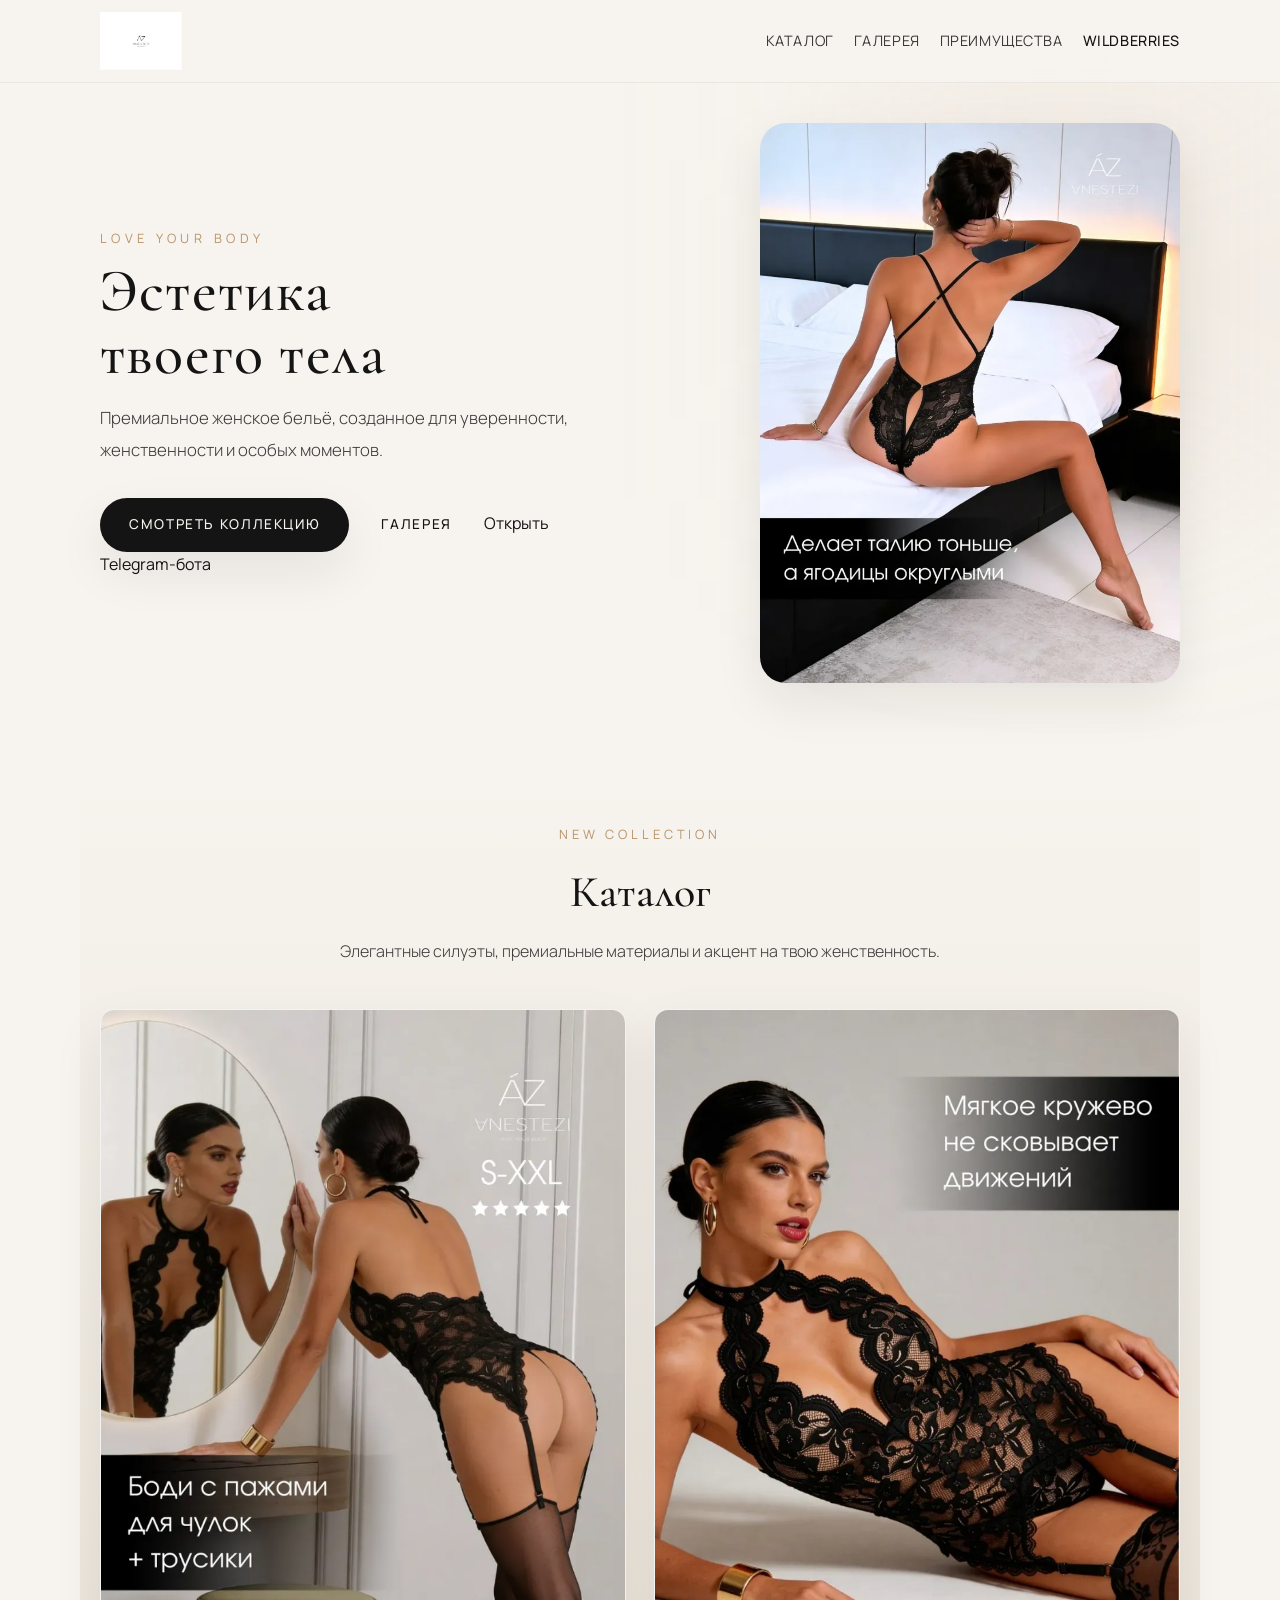
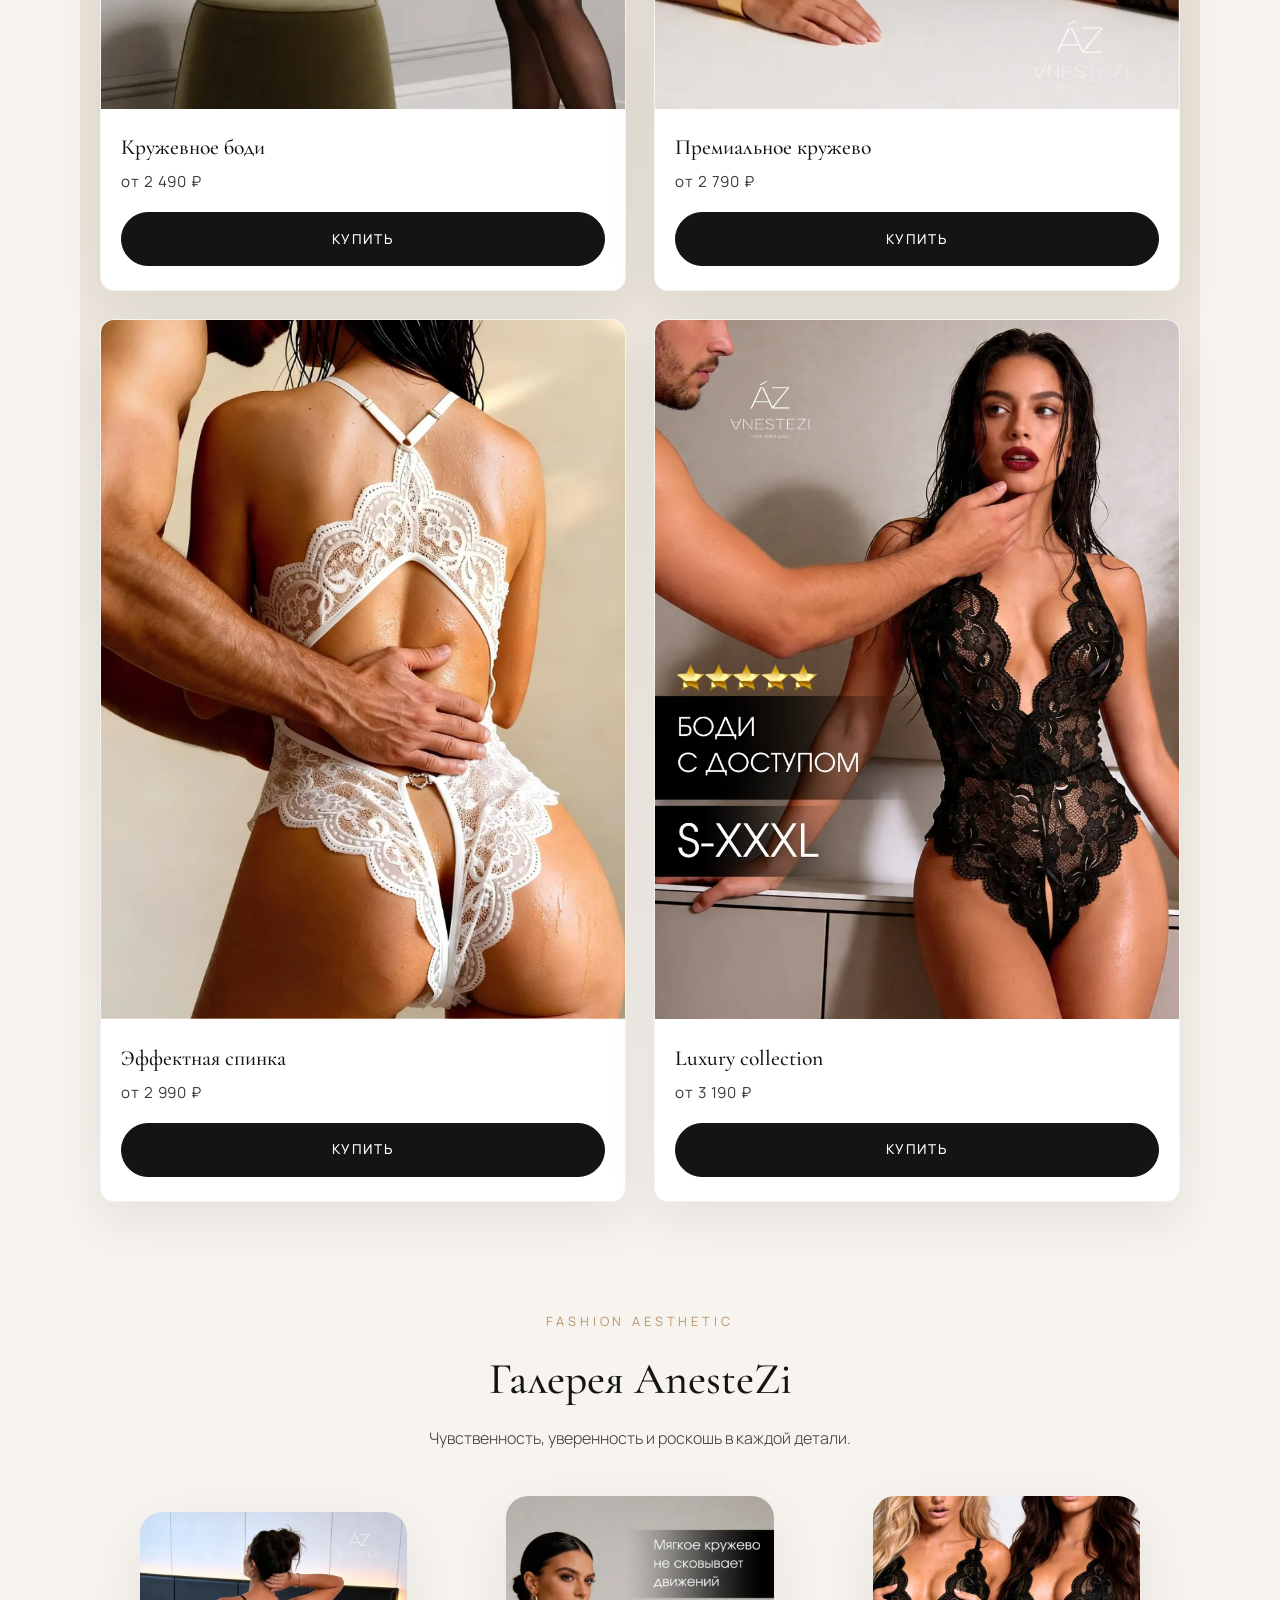
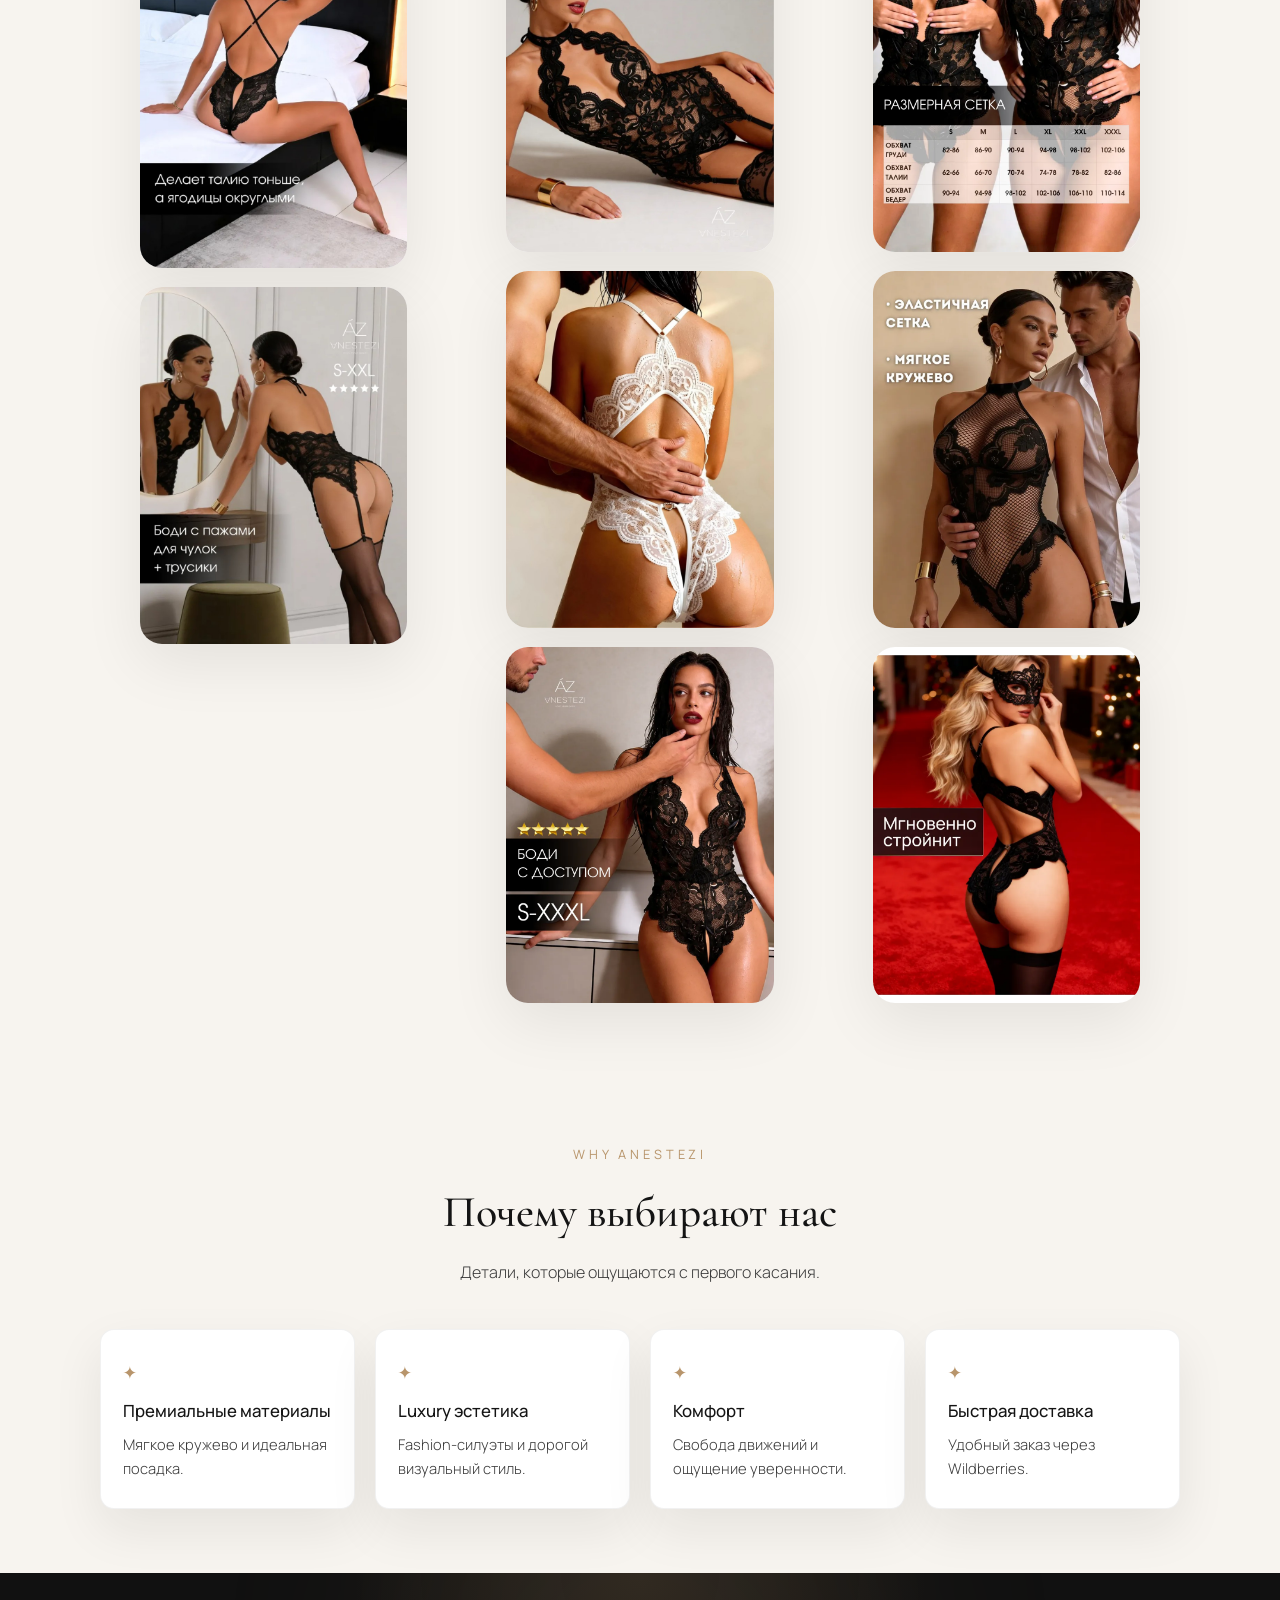
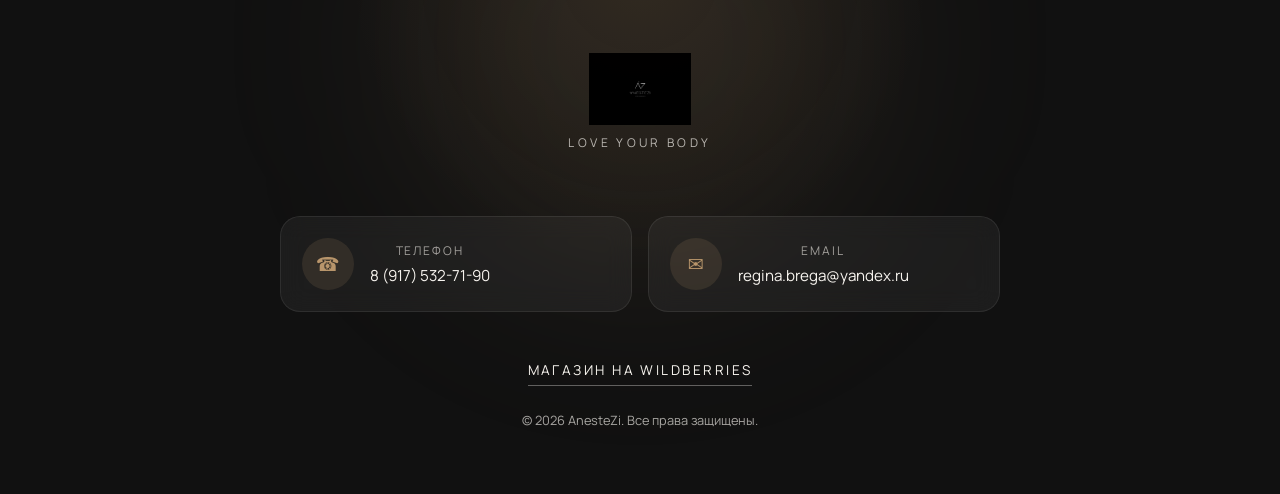
<file: index.html>
<!DOCTYPE html>
<html lang="ru">

<head>
  <meta charset="UTF-8" />

  <meta
    name="viewport"
    content="width=device-width, initial-scale=1.0"
  />

  <title>
    AnesteZi — премиальное женское бельё
  </title>

  <meta
    name="description"
    content="AnesteZi — эстетика женственности, роскоши и уверенности."
  />

  <!-- Google Fonts -->
  <link rel="preconnect" href="https://fonts.googleapis.com">

  <link rel="preconnect"
        href="https://fonts.gstatic.com"
        crossorigin>

  <link
    href="https://fonts.googleapis.com/css2?family=Cormorant+Garamond:wght@400;500;600&family=Manrope:wght@300;400;500;600&display=swap"
    rel="stylesheet"
  />

  <!-- CSS -->
  <link rel="stylesheet" href="styles.css" />
  <meta name="google-site-verification" content="K76FffSlLQFHOZMCDhGRUjG69hYv0dzKiNTiX5KsK5Y" />
</head>

<body>

  <!-- =========================
  HEADER
  ========================= -->

  <header class="header" id="top">

    <div class="header__inner">

      <a class="logo-link"
         href="#top"
         aria-label="AnesteZi">

        <img
          class="logo-img"
          src="images/logo.png"
          alt="AnesteZi"
          width="200"
          height="100"
        />
      </a>

      <nav class="nav">

        <a class="nav__link"
           href="#catalog">
           Каталог
        </a>

        <a class="nav__link"
           href="#gallery">
           Галерея
        </a>

        <a class="nav__link"
           href="#benefits">
           Преимущества
        </a>

        <a
          class="nav__link nav__link--accent"
          href="https://www.wildberries.ru/brands/310822604-anestezi"
          target="_blank"
        >
          Wildberries
        </a>

      </nav>

    </div>

  </header>

  <!-- =========================
  MAIN
  ========================= -->

  <main>

    <!-- =========================
    HERO
    ========================= -->

    <section class="hero">

      <div class="hero__content js-reveal">

        <p class="hero__eyebrow">
          Love your body
        </p>

        <h1 class="hero__title">
          Эстетика твоего тела
        </h1>

        <p class="hero__subtitle">
          Премиальное женское бельё,
          созданное для уверенности,
          женственности и особых моментов.
        </p>

        <div class="hero__actions">

          <a class="btn btn--primary"
             href="#catalog">
             Смотреть коллекцию
          </a>
        
          <a class="btn btn--outline"
             href="#gallery">
             Галерея
          </a>
          <a href="https://t.me/AnesteZi_lux_bot" target="_blank">
  Открыть Telegram-бота
</a>
        </div>

      </div>

      <figure class="hero__figure js-reveal">

        <img
          class="hero__photo"
          src="images/hero.png"
          alt="AnesteZi collection"
        />

      </figure>

    </section>

    <!-- =========================
    CATALOG
    ========================= -->

    <section class="section catalog" id="catalog">

      <div class="section__head js-reveal">

        <p class="section__eyebrow">
          New collection
        </p>

        <h2 class="section__title">
          Каталог
        </h2>

        <p class="section__lead">
          Элегантные силуэты,
          премиальные материалы
          и акцент на твою женственность.
        </p>

      </div>

      <div class="catalog__grid">

        <!-- CARD -->

        <article class="card js-reveal">

          <div class="card__image-wrap">
            <img
              class="card__image"
              src="images/product-1.png"
              alt="AnesteZi"
            />
          </div>

          <div class="card__body">

            <h3 class="card__title">
              Кружевное боди
            </h3>

            <p class="card__price">
              от 2 490 ₽
            </p>

            <a
              class="btn btn--dark btn--block"
              href="https://www.wildberries.ru/brands/310822604-anestezi"
              target="_blank"
            >
              Купить
            </a>

          </div>

        </article>

        <!-- CARD -->

        <article class="card js-reveal">

          <div class="card__image-wrap">
            <img
              class="card__image"
              src="images/product-2.png"
              alt="AnesteZi"
            />
          </div>

          <div class="card__body">

            <h3 class="card__title">
              Премиальное кружево
            </h3>

            <p class="card__price">
              от 2 790 ₽
            </p>

            <a
              class="btn btn--dark btn--block"
              href="https://www.wildberries.ru/brands/310822604-anestezi"
              target="_blank"
            >
              Купить
            </a>

          </div>

        </article>

        <!-- CARD -->

        <article class="card js-reveal">

          <div class="card__image-wrap">
            <img
              class="card__image"
              src="images/product-4.png"
              alt="AnesteZi"
            />
          </div>

          <div class="card__body">

            <h3 class="card__title">
              Эффектная спинка
            </h3>

            <p class="card__price">
              от 2 990 ₽
            </p>

            <a
              class="btn btn--dark btn--block"
              href="https://www.wildberries.ru/brands/310822604-anestezi"
              target="_blank"
            >
              Купить
            </a>

          </div>

        </article>

        <!-- CARD -->

        <article class="card js-reveal">

          <div class="card__image-wrap">
            <img
              class="card__image"
              src="images/new.webp"
              alt="AnesteZi"
            />
          </div>

          <div class="card__body">

            <h3 class="card__title">
              Luxury collection
            </h3>

            <p class="card__price">
              от 3 190 ₽
            </p>

            <a
              class="btn btn--dark btn--block"
              href="https://www.wildberries.ru/brands/310822604-anestezi"
              target="_blank"
            >
              Купить
            </a>

          </div>

        </article>

      </div>

    </section>

    <!-- =========================
    GALLERY
    ========================= -->

    <section class="section gallery" id="gallery">

      <div class="section__head js-reveal">

        <p class="section__eyebrow">
          Fashion aesthetic
        </p>

        <h2 class="section__title">
          Галерея AnesteZi
        </h2>

        <p class="section__lead">
          Чувственность, уверенность
          и роскошь в каждой детали.
        </p>

      </div>

      <div class="gallery__grid">

        <figure class="gallery__item js-reveal">
          <img src="images/hero.png" alt="">
        </figure>

        <figure class="gallery__item js-reveal">
          <img src="images/product-1.png" alt="">
        </figure>

        <figure class="gallery__item js-reveal">
          <img src="images/product-2.png" alt="">
        </figure>

        <figure class="gallery__item js-reveal">
          <img src="images/product-4.png" alt="">
        </figure>

        <figure class="gallery__item js-reveal">
          <img src="images/new.webp" alt="">
        </figure>

        <figure class="gallery__item js-reveal">
          <img src="images/3.webp" alt="">
        </figure>

        <figure class="gallery__item js-reveal">
          <img src="images/4.webp" alt="">
        </figure>

        <figure class="gallery__item js-reveal">
          <img src="images/7.webp" alt="">
        </figure>

      </div>

    </section>

    <!-- =========================
    BENEFITS
    ========================= -->

    <section class="section benefits" id="benefits">

      <div class="section__head js-reveal">

        <p class="section__eyebrow">
          Why AnesteZi
        </p>

        <h2 class="section__title">
          Почему выбирают нас
        </h2>

        <p class="section__lead">
          Детали, которые ощущаются
          с первого касания.
        </p>

      </div>

      <div class="benefits__grid">

        <div class="benefit js-reveal">

          <span class="benefit__icon">
            ✦
          </span>

          <h3 class="benefit__title">
            Премиальные материалы
          </h3>

          <p class="benefit__text">
            Мягкое кружево и идеальная посадка.
          </p>

        </div>

        <div class="benefit js-reveal">

          <span class="benefit__icon">
            ✦
          </span>

          <h3 class="benefit__title">
            Luxury эстетика
          </h3>

          <p class="benefit__text">
            Fashion-силуэты и дорогой визуальный стиль.
          </p>

        </div>

        <div class="benefit js-reveal">

          <span class="benefit__icon">
            ✦
          </span>

          <h3 class="benefit__title">
            Комфорт
          </h3>

          <p class="benefit__text">
            Свобода движений и ощущение уверенности.
          </p>

        </div>

        <div class="benefit js-reveal">

          <span class="benefit__icon">
            ✦
          </span>

          <h3 class="benefit__title">
            Быстрая доставка
          </h3>

          <p class="benefit__text">
            Удобный заказ через Wildberries.
          </p>

        </div>

      </div>

    </section>

  </main>

  <!-- =========================
  FOOTER
  ========================= -->

  <footer class="footer">

    <div class="footer__glow"></div>

    <div class="footer__inner">

      <a class="footer__logo-link"
         href="#top">

        <img
          class="footer__logo"
          src="images/logo-footer.png"
          alt="AnesteZi"
        />

      </a>

      <p class="footer__tagline">
        Love your body
      </p>

      <div class="footer__contacts">

        <!-- PHONE -->

        <div class="contact-card">

          <div class="contact-card__icon">
            ☎
          </div>

          <div class="contact-card__content">

            <span class="contact-card__label">
              Телефон
            </span>

            <a
              class="contact-card__value"
              href="tel:89175327190"
            >
              8 (917) 532-71-90
            </a>

          </div>

        </div>

        <!-- EMAIL -->

        <div class="contact-card">

          <div class="contact-card__icon">
            ✉
          </div>

          <div class="contact-card__content">

            <span class="contact-card__label">
              Email
            </span>

            <a
              class="contact-card__value"
              href="mailto:regina.brega@yandex.ru"
            >
              regina.brega@yandex.ru
            </a>

          </div>

        </div>

      </div>

      <a
        class="footer__link"
        href="https://www.wildberries.ru/brands/310822604-anestezi"
        target="_blank"
      >
        Магазин на Wildberries
      </a>

      <p class="footer__copy">
        © <span id="year"></span>
        AnesteZi.
        Все права защищены.
      </p>

    </div>

  </footer>

  <!-- JS -->
  <script src="script.js"></script>

</body>
</html>
</file>
<file: styles.css>
/* --- Базовые настройки (сброс отступов и удобные размеры) --- */
*,
*::before,
*::after {
  box-sizing: border-box;
}

html {
  scroll-behavior: smooth;
}

body {
  margin: 0;
  font-family: "Manrope", system-ui, sans-serif;
  font-weight: 400;
  color: var(--ink);
  background-color: var(--milk);
  line-height: 1.6;
}

img {
  max-width: 100%;
  height: auto;
  display: block;
}

a {
  color: inherit;
  text-decoration: none;
}

/* --- Палитра: молочный фон и глубокий чёрный --- */
:root {
  --milk: #f7f4ef;
  --milk-2: #ebe4d9;
  --ink: #141414;
  --ink-soft: #3a3a3a;
  --gold: #b8956b;
  --white: #ffffff;
  --shadow-soft: 0 20px 50px rgba(20, 20, 20, 0.08);
  --radius: 14px;
  --header-h: 76px;
}

/* --- Шапка --- */
.header {
  position: sticky;
  top: 0;
  z-index: 20;
  background: rgba(247, 244, 239, 0.92);
  backdrop-filter: blur(10px);
  border-bottom: 1px solid rgba(20, 20, 20, 0.06);
  transition: box-shadow 0.35s ease;
}

.header.is-scrolled {
  box-shadow: 0 8px 30px rgba(20, 20, 20, 0.06);
}

.header__inner {
  max-width: 1120px;
  margin: 0 auto;
  padding: 0.75rem 1.25rem;
  display: flex;
  align-items: center;
  justify-content: space-between;
  gap: 1rem;
  min-height: var(--header-h);
}

.logo-link {
  display: inline-flex;
  align-items: center;
  line-height: 0;
  transition: opacity 0.3s ease;
}

.logo-link:hover {
  opacity: 0.88;
}

.logo-img {
  height: 58px;
  width: auto;
  display: block;
}

.nav {
  display: flex;
  align-items: center;
  gap: 1.25rem;
  flex-wrap: wrap;
  justify-content: flex-end;
}

.nav__link {
  font-size: 0.9rem;
  letter-spacing: 0.04em;
  text-transform: uppercase;
  color: var(--ink-soft);
  position: relative;
  padding: 0.25rem 0;
  transition: color 0.3s ease;
}

.nav__link::after {
  content: "";
  position: absolute;
  left: 0;
  bottom: 0;
  width: 0;
  height: 1px;
  background: var(--ink);
  transition: width 0.35s ease;
}

.nav__link:hover {
  color: var(--ink);
}

.nav__link:hover::after {
  width: 100%;
}

.nav__link--accent {
  color: var(--ink);
  font-weight: 500;
}

/* --- Кнопки --- */
.btn {
  display: inline-flex;
  align-items: center;
  justify-content: center;
  padding: 0.95rem 1.75rem;
  border-radius: 999px;
  font-size: 0.85rem;
  font-weight: 500;
  letter-spacing: 0.12em;
  text-transform: uppercase;
  border: 1px solid transparent;
  cursor: pointer;
  transition: transform 0.35s ease, background 0.35s ease, color 0.35s ease, border-color 0.35s ease, box-shadow 0.35s ease;
}

.btn--primary {
  background: var(--ink);
  color: var(--milk);
  box-shadow: var(--shadow-soft);
}

.btn--primary:hover {
  transform: translateY(-2px);
  box-shadow: 0 24px 40px rgba(20, 20, 20, 0.15);
}

.btn--dark {
  background: var(--ink);
  color: var(--milk);
}

.btn--dark:hover {
  transform: translateY(-1px);
  background: #000000;
}

.btn--block {
  width: 100%;
}

/* --- Главный экран --- */
.hero {
  max-width: 1120px;
  margin: 0 auto;
  padding: 2.5rem 1.25rem 4rem;
  display: grid;
  grid-template-columns: 1fr 1fr;
  gap: 2.5rem;
  align-items: center;
}

.hero__eyebrow {
  margin: 0 0 0.75rem;
  font-size: 0.8rem;
  letter-spacing: 0.35em;
  text-transform: uppercase;
  color: var(--gold);
}

.hero__title {
  margin: 0 0 1rem;
  font-family: "Cormorant Garamond", Georgia, serif;
  font-weight: 500;
  font-size: clamp(2.5rem, 5vw, 3.75rem);
  line-height: 1.05;
  letter-spacing: 0.02em;
}

.hero__subtitle {
  margin: 0 0 2rem;
  max-width: 34rem;
  color: var(--ink-soft);
  font-size: 1.05rem;
  font-weight: 300;
}

.hero__figure {
  margin: 0;
  justify-self: end;
  width: 100%;
  max-width: 420px;
}

.hero__photo {
  width: 100%;
  border-radius: var(--radius);
  box-shadow: var(--shadow-soft);
  object-fit: cover;
  aspect-ratio: 3 / 4;
  animation: floatPhoto 8s ease-in-out infinite;
}

@keyframes floatPhoto {
  0%,
  100% {
    transform: translateY(0);
  }
  50% {
    transform: translateY(-10px);
  }
}

/* --- Секции --- */
.section {
  max-width: 1120px;
  margin: 0 auto;
  padding: 4rem 1.25rem;
}

.section__head {
  text-align: center;
  max-width: 640px;
  margin: 0 auto 2.75rem;
}

.section__title {
  margin: 0 0 0.75rem;
  font-family: "Cormorant Garamond", Georgia, serif;
  font-weight: 500;
  font-size: clamp(2rem, 4vw, 2.75rem);
}

.section__lead {
  margin: 0;
  color: var(--ink-soft);
  font-weight: 300;
}

.catalog {
  background: linear-gradient(180deg, var(--milk) 0%, var(--milk-2) 45%, var(--milk) 100%);
}

/* --- Каталог: сетка карточек --- */
.catalog__grid {
  display: grid;
  grid-template-columns: repeat(2, 1fr);
  gap: 1.75rem;
}

.card {
  background: var(--white);
  border-radius: var(--radius);
  overflow: hidden;
  box-shadow: var(--shadow-soft);
  border: 1px solid rgba(20, 20, 20, 0.05);
  transition: transform 0.4s ease, box-shadow 0.4s ease;
}

.card:hover {
  transform: translateY(-6px);
  box-shadow: 0 28px 60px rgba(20, 20, 20, 0.12);
}

.card__image-wrap {
  overflow: hidden;
  background: var(--milk-2);
}

.card__image {
  width: 100%;
  aspect-ratio: 3 / 4;
  object-fit: cover;
  transition: transform 0.6s ease;
}

.card:hover .card__image {
  transform: scale(1.04);
}

.card__body {
  padding: 1.35rem 1.25rem 1.5rem;
}

.card__title {
  margin: 0 0 0.35rem;
  font-family: "Cormorant Garamond", Georgia, serif;
  font-size: 1.35rem;
  font-weight: 500;
}

.card__price {
  margin: 0 0 1.1rem;
  font-size: 0.95rem;
  letter-spacing: 0.06em;
  color: var(--ink-soft);
}

/* --- Преимущества --- */
.benefits__grid {
  display: grid;
  grid-template-columns: repeat(4, 1fr);
  gap: 1.25rem;
}

.benefit {
  padding: 1.75rem 1.35rem;
  border-radius: var(--radius);
  background: var(--white);
  border: 1px solid rgba(20, 20, 20, 0.06);
  box-shadow: var(--shadow-soft);
  transition: border-color 0.35s ease, transform 0.35s ease;
}

.benefit:hover {
  border-color: rgba(184, 149, 107, 0.45);
  transform: translateY(-4px);
}

.benefit__icon {
  display: block;
  font-size: 1.1rem;
  color: var(--gold);
  margin-bottom: 0.75rem;
}

.benefit__title {
  margin: 0 0 0.5rem;
  font-size: 1.05rem;
  font-weight: 500;
}

.benefit__text {
  margin: 0;
  font-size: 0.92rem;
  color: var(--ink-soft);
  font-weight: 300;
}

/* --- Подвал --- */
.footer {
  background: var(--ink);
  color: var(--milk);
  padding: 3rem 1.25rem;
  text-align: center;
}

.footer__inner {
  max-width: 720px;
  margin: 0 auto;
  display: flex;
  flex-direction: column;
  align-items: center;
  gap: 1rem;
}

.footer__logo-link {
  display: inline-block;
  line-height: 0;
  transition: opacity 0.3s ease;
}

.footer__logo-link:hover {
  opacity: 0.9;
}

.footer__logo {
  height: 72px;
  width: auto;
  display: block;
  opacity: 0.98;
}

.footer__link {
  font-size: 0.85rem;
  letter-spacing: 0.18em;
  text-transform: uppercase;
  border-bottom: 1px solid rgba(247, 244, 239, 0.35);
  padding-bottom: 0.2rem;
  transition: color 0.3s ease, border-color 0.3s ease;
}

.footer__link:hover {
  color: var(--gold);
  border-color: var(--gold);
}

.footer__copy {
  margin: 0.5rem 0 0;
  font-size: 0.8rem;
  opacity: 0.65;
}

/* --- Плавное появление при прокрутке (класс добавляет JavaScript) --- */
.js-reveal {
  opacity: 0;
  transform: translateY(28px);
  transition: opacity 0.7s ease, transform 0.7s ease;
}

.js-reveal.is-visible {
  opacity: 1;
  transform: translateY(0);
}

/* Небольшая задержка для карточек в одной сетке */
.card:nth-child(2).js-reveal {
  transition-delay: 0.08s;
}

.card:nth-child(3).js-reveal {
  transition-delay: 0.16s;
}

.card:nth-child(4).js-reveal {
  transition-delay: 0.24s;
}

.benefit:nth-child(2).js-reveal {
  transition-delay: 0.06s;
}

.benefit:nth-child(3).js-reveal {
  transition-delay: 0.12s;
}

.benefit:nth-child(4).js-reveal {
  transition-delay: 0.18s;
}

/* --- Адаптив: планшеты и телефоны --- */
@media (max-width: 900px) {
  .hero {
    grid-template-columns: 1fr;
    text-align: center;
  }

  .hero__content {
    order: 1;
  }

  .hero__figure {
    order: 0;
    justify-self: center;
    max-width: 360px;
  }

  .hero__subtitle {
    margin-left: auto;
    margin-right: auto;
  }

  .benefits__grid {
    grid-template-columns: repeat(2, 1fr);
  }
}

@media (max-width: 640px) {
  .header__inner {
    flex-direction: column;
    align-items: center;
  }

  .nav {
    justify-content: center;
  }

  .catalog__grid {
    grid-template-columns: 1fr;
  }

  .benefits__grid {
    grid-template-columns: 1fr;
  }

  .hero {
    padding-top: 1.5rem;
  }
}
/* =========================
GALLERY
========================= */

.section__eyebrow {
  margin-bottom: 0.8rem;
  letter-spacing: 0.3em;
  text-transform: uppercase;
  color: var(--gold);
  font-size: 0.8rem;
}

.gallery {
  padding-top: 2rem;
}

.gallery__grid {
  columns: 3 260px;
  column-gap: 1.2rem;
}

.gallery__item {
  position: relative;
  overflow: hidden;
  border-radius: 22px;
  margin-bottom: 1.2rem;
  break-inside: avoid;
  background: #fff;
  box-shadow: 0 20px 60px rgba(0,0,0,0.08);
}

.gallery__item img {
  width: 100%;
  display: block;
  transition:
    transform 0.8s ease,
    filter 0.8s ease;
}

.gallery__item:hover img {
  transform: scale(1.04);
  filter: brightness(1.03);
}

.gallery__item::after {
  content: "";
  position: absolute;
  inset: 0;
  background:
    linear-gradient(
      to top,
      rgba(0,0,0,0.22),
      transparent 45%
    );
  opacity: 0;
  transition: opacity 0.5s ease;
}

.gallery__item:hover::after {
  opacity: 1;
}

/* =========================
LUXURY FOOTER
========================= */

.footer {
  position: relative;
  overflow: hidden;
  background:
    radial-gradient(
      circle at top,
      rgba(184,149,107,0.12),
      transparent 35%
    ),
    #111;
  padding: 5rem 1.25rem 4rem;
}

.footer__glow {
  position: absolute;
  width: 500px;
  height: 500px;
  border-radius: 50%;
  background: rgba(184,149,107,0.08);
  filter: blur(90px);
  top: -180px;
  left: 50%;
  transform: translateX(-50%);
}

.footer__tagline {
  margin: -0.5rem 0 1rem;
  letter-spacing: 0.28em;
  text-transform: uppercase;
  font-size: 0.75rem;
  opacity: 0.7;
}

.footer__contacts {
  width: 100%;
  display: grid;
  grid-template-columns: repeat(2,1fr);
  gap: 1rem;
  margin: 2rem 0;
}

.contact-card {
  display: flex;
  align-items: center;
  gap: 1rem;

  padding: 1.3rem;

  border-radius: 20px;

  background:
    rgba(255,255,255,0.05);

  border:
    1px solid rgba(255,255,255,0.08);

  backdrop-filter: blur(12px);

  transition:
    transform 0.35s ease,
    border-color 0.35s ease,
    background 0.35s ease;
}

.contact-card:hover {
  transform: translateY(-5px);

  border-color:
    rgba(184,149,107,0.45);

  background:
    rgba(255,255,255,0.07);
}

.contact-card__icon {
  width: 52px;
  height: 52px;

  border-radius: 50%;

  display: flex;
  align-items: center;
  justify-content: center;

  background:
    rgba(184,149,107,0.14);

  color: var(--gold);

  font-size: 1.2rem;

  flex-shrink: 0;
}

.contact-card__content {
  display: flex;
  flex-direction: column;
}

.contact-card__label {
  font-size: 0.75rem;
  text-transform: uppercase;
  letter-spacing: 0.16em;
  opacity: 0.6;
  margin-bottom: 0.25rem;
}

.contact-card__value {
  font-size: 0.95rem;
  transition: color 0.3s ease;
}

.contact-card__value:hover {
  color: var(--gold);
}

/* =========================
PREMIUM CARD EFFECT
========================= */

.card {
  position: relative;
}

.card::before {
  content: "";
  position: absolute;
  inset: 0;

  background:
    linear-gradient(
      145deg,
      rgba(255,255,255,0.3),
      transparent 40%
    );

  opacity: 0;
  transition: opacity 0.5s ease;
  pointer-events: none;
}

.card:hover::before {
  opacity: 1;
}

/* =========================
HERO UPGRADE
========================= */

.hero__title {
  text-wrap: balance;
}

.hero__subtitle {
  line-height: 1.9;
}

.hero__photo {
  border-radius: 26px;
}

.hero::before {
  content: "";

  position: absolute;

  width: 420px;
  height: 420px;

  background:
    rgba(184,149,107,0.12);

  filter: blur(120px);

  right: 0;
  top: 80px;

  z-index: -1;
}

/* =========================
MOBILE
========================= */

@media (max-width: 700px) {

  .footer__contacts {
    grid-template-columns: 1fr;
  }

  .gallery__grid {
    columns: 2 140px;
  }

}

@media (max-width: 520px) {

  .gallery__grid {
    columns: 1;
  }

}
.btn--dark {
  background: #141414;
  color: #ffffff;
  border: 1px solid #141414;
  transition: all 0.3s ease;
}

.btn--dark:hover {
  background: transparent;
  color: #141414;
  transform: translateY(-2px);
}
.tg-button {
  display: inline-block;
  padding: 14px 28px;
  background: #141414;
  color: white;
  text-decoration: none;
  border-radius: 14px;
  font-weight: 600;
  transition: 0.3s;
}

.tg-button:hover {
  opacity: 0.85;
  transform: translateY(-2px);
}
/* --- Базовые настройки (сброс отступов и удобные размеры) --- */
*,
*::before,
*::after {
  box-sizing: border-box;
}

html {
  scroll-behavior: smooth;
}

body {
  margin: 0;
  font-family: "Manrope", system-ui, sans-serif;
  font-weight: 400;
  color: var(--ink);
  background-color: var(--milk);
  line-height: 1.6;
}

img {
  max-width: 100%;
  height: auto;
  display: block;
}

a {
  color: inherit;
  text-decoration: none;
}

/* --- Палитра: молочный фон и глубокий чёрный --- */
:root {
  --milk: #f7f4ef;
  --milk-2: #ebe4d9;
  --ink: #141414;
  --ink-soft: #3a3a3a;
  --gold: #b8956b;
  --white: #ffffff;
  --shadow-soft: 0 20px 50px rgba(20, 20, 20, 0.08);
  --radius: 14px;
  --header-h: 76px;
}

/* --- Шапка --- */
.header {
  position: sticky;
  top: 0;
  z-index: 20;
  background: rgba(247, 244, 239, 0.92);
  backdrop-filter: blur(10px);
  border-bottom: 1px solid rgba(20, 20, 20, 0.06);
  transition: box-shadow 0.35s ease;
}

.header.is-scrolled {
  box-shadow: 0 8px 30px rgba(20, 20, 20, 0.06);
}

.header__inner {
  max-width: 1120px;
  margin: 0 auto;
  padding: 0.75rem 1.25rem;
  display: flex;
  align-items: center;
  justify-content: space-between;
  gap: 1rem;
  min-height: var(--header-h);
}

.logo-link {
  display: inline-flex;
  align-items: center;
  line-height: 0;
  transition: opacity 0.3s ease;
}

.logo-link:hover {
  opacity: 0.88;
}

.logo-img {
  height: 58px;
  width: auto;
  display: block;
}

.nav {
  display: flex;
  align-items: center;
  gap: 1.25rem;
  flex-wrap: wrap;
  justify-content: flex-end;
}

.nav__link {
  font-size: 0.9rem;
  letter-spacing: 0.04em;
  text-transform: uppercase;
  color: var(--ink-soft);
  position: relative;
  padding: 0.25rem 0;
  transition: color 0.3s ease;
}

.nav__link::after {
  content: "";
  position: absolute;
  left: 0;
  bottom: 0;
  width: 0;
  height: 1px;
  background: var(--ink);
  transition: width 0.35s ease;
}

.nav__link:hover {
  color: var(--ink);
}

.nav__link:hover::after {
  width: 100%;
}

.nav__link--accent {
  color: var(--ink);
  font-weight: 500;
}

/* --- Кнопки --- */
.btn {
  display: inline-flex;
  align-items: center;
  justify-content: center;
  padding: 0.95rem 1.75rem;
  border-radius: 999px;
  font-size: 0.85rem;
  font-weight: 500;
  letter-spacing: 0.12em;
  text-transform: uppercase;
  border: 1px solid transparent;
  cursor: pointer;
  transition: transform 0.35s ease, background 0.35s ease, color 0.35s ease, border-color 0.35s ease, box-shadow 0.35s ease;
}

.btn--primary {
  background: var(--ink);
  color: var(--milk);
  box-shadow: var(--shadow-soft);
}

.btn--primary:hover {
  transform: translateY(-2px);
  box-shadow: 0 24px 40px rgba(20, 20, 20, 0.15);
}

.btn--dark {
  background: var(--ink);
  color: var(--milk);
}

.btn--dark:hover {
  transform: translateY(-1px);
  background: #000000;
}

.btn--block {
  width: 100%;
}

/* --- Главный экран --- */
.hero {
  max-width: 1120px;
  margin: 0 auto;
  padding: 2.5rem 1.25rem 4rem;
  display: grid;
  grid-template-columns: 1fr 1fr;
  gap: 2.5rem;
  align-items: center;
}

.hero__eyebrow {
  margin: 0 0 0.75rem;
  font-size: 0.8rem;
  letter-spacing: 0.35em;
  text-transform: uppercase;
  color: var(--gold);
}

.hero__title {
  margin: 0 0 1rem;
  font-family: "Cormorant Garamond", Georgia, serif;
  font-weight: 500;
  font-size: clamp(2.5rem, 5vw, 3.75rem);
  line-height: 1.05;
  letter-spacing: 0.02em;
}

.hero__subtitle {
  margin: 0 0 2rem;
  max-width: 34rem;
  color: var(--ink-soft);
  font-size: 1.05rem;
  font-weight: 300;
}

.hero__figure {
  margin: 0;
  justify-self: end;
  width: 100%;
  max-width: 420px;
}

.hero__photo {
  width: 100%;
  border-radius: var(--radius);
  box-shadow: var(--shadow-soft);
  object-fit: cover;
  aspect-ratio: 3 / 4;
  animation: floatPhoto 8s ease-in-out infinite;
}

@keyframes floatPhoto {
  0%,
  100% {
    transform: translateY(0);
  }
  50% {
    transform: translateY(-10px);
  }
}

/* --- Секции --- */
.section {
  max-width: 1120px;
  margin: 0 auto;
  padding: 4rem 1.25rem;
}

.section__head {
  text-align: center;
  max-width: 640px;
  margin: 0 auto 2.75rem;
}

.section__title {
  margin: 0 0 0.75rem;
  font-family: "Cormorant Garamond", Georgia, serif;
  font-weight: 500;
  font-size: clamp(2rem, 4vw, 2.75rem);
}

.section__lead {
  margin: 0;
  color: var(--ink-soft);
  font-weight: 300;
}

.catalog {
  background: linear-gradient(180deg, var(--milk) 0%, var(--milk-2) 45%, var(--milk) 100%);
}

/* --- Каталог: сетка карточек --- */
.catalog__grid {
  display: grid;
  grid-template-columns: repeat(2, 1fr);
  gap: 1.75rem;
}

.card {
  background: var(--white);
  border-radius: var(--radius);
  overflow: hidden;
  box-shadow: var(--shadow-soft);
  border: 1px solid rgba(20, 20, 20, 0.05);
  transition: transform 0.4s ease, box-shadow 0.4s ease;
}

.card:hover {
  transform: translateY(-6px);
  box-shadow: 0 28px 60px rgba(20, 20, 20, 0.12);
}

.card__image-wrap {
  overflow: hidden;
  background: var(--milk-2);
}

.card__image {
  width: 100%;
  aspect-ratio: 3 / 4;
  object-fit: cover;
  transition: transform 0.6s ease;
}

.card:hover .card__image {
  transform: scale(1.04);
}

.card__body {
  padding: 1.35rem 1.25rem 1.5rem;
}

.card__title {
  margin: 0 0 0.35rem;
  font-family: "Cormorant Garamond", Georgia, serif;
  font-size: 1.35rem;
  font-weight: 500;
}

.card__price {
  margin: 0 0 1.1rem;
  font-size: 0.95rem;
  letter-spacing: 0.06em;
  color: var(--ink-soft);
}

/* --- Преимущества --- */
.benefits__grid {
  display: grid;
  grid-template-columns: repeat(4, 1fr);
  gap: 1.25rem;
}

.benefit {
  padding: 1.75rem 1.35rem;
  border-radius: var(--radius);
  background: var(--white);
  border: 1px solid rgba(20, 20, 20, 0.06);
  box-shadow: var(--shadow-soft);
  transition: border-color 0.35s ease, transform 0.35s ease;
}

.benefit:hover {
  border-color: rgba(184, 149, 107, 0.45);
  transform: translateY(-4px);
}

.benefit__icon {
  display: block;
  font-size: 1.1rem;
  color: var(--gold);
  margin-bottom: 0.75rem;
}

.benefit__title {
  margin: 0 0 0.5rem;
  font-size: 1.05rem;
  font-weight: 500;
}

.benefit__text {
  margin: 0;
  font-size: 0.92rem;
  color: var(--ink-soft);
  font-weight: 300;
}

/* --- Подвал --- */
.footer {
  background: var(--ink);
  color: var(--milk);
  padding: 3rem 1.25rem;
  text-align: center;
}

.footer__inner {
  max-width: 720px;
  margin: 0 auto;
  display: flex;
  flex-direction: column;
  align-items: center;
  gap: 1rem;
}

.footer__logo-link {
  display: inline-block;
  line-height: 0;
  transition: opacity 0.3s ease;
}

.footer__logo-link:hover {
  opacity: 0.9;
}

.footer__logo {
  height: 72px;
  width: auto;
  display: block;
  opacity: 0.98;
}

.footer__link {
  font-size: 0.85rem;
  letter-spacing: 0.18em;
  text-transform: uppercase;
  border-bottom: 1px solid rgba(247, 244, 239, 0.35);
  padding-bottom: 0.2rem;
  transition: color 0.3s ease, border-color 0.3s ease;
}

.footer__link:hover {
  color: var(--gold);
  border-color: var(--gold);
}

.footer__copy {
  margin: 0.5rem 0 0;
  font-size: 0.8rem;
  opacity: 0.65;
}

/* --- Плавное появление при прокрутке (класс добавляет JavaScript) --- */
.js-reveal {
  opacity: 0;
  transform: translateY(28px);
  transition: opacity 0.7s ease, transform 0.7s ease;
}

.js-reveal.is-visible {
  opacity: 1;
  transform: translateY(0);
}

/* Небольшая задержка для карточек в одной сетке */
.card:nth-child(2).js-reveal {
  transition-delay: 0.08s;
}

.card:nth-child(3).js-reveal {
  transition-delay: 0.16s;
}

.card:nth-child(4).js-reveal {
  transition-delay: 0.24s;
}

.benefit:nth-child(2).js-reveal {
  transition-delay: 0.06s;
}

.benefit:nth-child(3).js-reveal {
  transition-delay: 0.12s;
}

.benefit:nth-child(4).js-reveal {
  transition-delay: 0.18s;
}

/* --- Адаптив: планшеты и телефоны --- */
@media (max-width: 900px) {
  .hero {
    grid-template-columns: 1fr;
    text-align: center;
  }

  .hero__content {
    order: 1;
  }

  .hero__figure {
    order: 0;
    justify-self: center;
    max-width: 360px;
  }

  .hero__subtitle {
    margin-left: auto;
    margin-right: auto;
  }

  .benefits__grid {
    grid-template-columns: repeat(2, 1fr);
  }
}

@media (max-width: 640px) {
  .header__inner {
    flex-direction: column;
    align-items: center;
  }

  .nav {
    justify-content: center;
  }

  .catalog__grid {
    grid-template-columns: 1fr;
  }

  .benefits__grid {
    grid-template-columns: 1fr;
  }

  .hero {
    padding-top: 1.5rem;
  }
}
/* =========================
GALLERY
========================= */

.section__eyebrow {
  margin-bottom: 0.8rem;
  letter-spacing: 0.3em;
  text-transform: uppercase;
  color: var(--gold);
  font-size: 0.8rem;
}

.gallery {
  padding-top: 2rem;
}

.gallery__grid {
  columns: 3 260px;
  column-gap: 1.2rem;
}

.gallery__item {
  position: relative;
  overflow: hidden;
  border-radius: 22px;
  margin-bottom: 1.2rem;
  break-inside: avoid;
  background: #fff;
  box-shadow: 0 20px 60px rgba(0,0,0,0.08);
}

.gallery__item img {
  width: 100%;
  display: block;
  transition:
    transform 0.8s ease,
    filter 0.8s ease;
}

.gallery__item:hover img {
  transform: scale(1.04);
  filter: brightness(1.03);
}

.gallery__item::after {
  content: "";
  position: absolute;
  inset: 0;
  background:
    linear-gradient(
      to top,
      rgba(0,0,0,0.22),
      transparent 45%
    );
  opacity: 0;
  transition: opacity 0.5s ease;
}

.gallery__item:hover::after {
  opacity: 1;
}

/* =========================
LUXURY FOOTER
========================= */

.footer {
  position: relative;
  overflow: hidden;
  background:
    radial-gradient(
      circle at top,
      rgba(184,149,107,0.12),
      transparent 35%
    ),
    #111;
  padding: 5rem 1.25rem 4rem;
}

.footer__glow {
  position: absolute;
  width: 500px;
  height: 500px;
  border-radius: 50%;
  background: rgba(184,149,107,0.08);
  filter: blur(90px);
  top: -180px;
  left: 50%;
  transform: translateX(-50%);
}

.footer__tagline {
  margin: -0.5rem 0 1rem;
  letter-spacing: 0.28em;
  text-transform: uppercase;
  font-size: 0.75rem;
  opacity: 0.7;
}

.footer__contacts {
  width: 100%;
  display: grid;
  grid-template-columns: repeat(2,1fr);
  gap: 1rem;
  margin: 2rem 0;
}

.contact-card {
  display: flex;
  align-items: center;
  gap: 1rem;

  padding: 1.3rem;

  border-radius: 20px;

  background:
    rgba(255,255,255,0.05);

  border:
    1px solid rgba(255,255,255,0.08);

  backdrop-filter: blur(12px);

  transition:
    transform 0.35s ease,
    border-color 0.35s ease,
    background 0.35s ease;
}

.contact-card:hover {
  transform: translateY(-5px);

  border-color:
    rgba(184,149,107,0.45);

  background:
    rgba(255,255,255,0.07);
}

.contact-card__icon {
  width: 52px;
  height: 52px;

  border-radius: 50%;

  display: flex;
  align-items: center;
  justify-content: center;

  background:
    rgba(184,149,107,0.14);

  color: var(--gold);

  font-size: 1.2rem;

  flex-shrink: 0;
}

.contact-card__content {
  display: flex;
  flex-direction: column;
}

.contact-card__label {
  font-size: 0.75rem;
  text-transform: uppercase;
  letter-spacing: 0.16em;
  opacity: 0.6;
  margin-bottom: 0.25rem;
}

.contact-card__value {
  font-size: 0.95rem;
  transition: color 0.3s ease;
}

.contact-card__value:hover {
  color: var(--gold);
}

/* =========================
PREMIUM CARD EFFECT
========================= */

.card {
  position: relative;
}

.card::before {
  content: "";
  position: absolute;
  inset: 0;

  background:
    linear-gradient(
      145deg,
      rgba(255,255,255,0.3),
      transparent 40%
    );

  opacity: 0;
  transition: opacity 0.5s ease;
  pointer-events: none;
}

.card:hover::before {
  opacity: 1;
}

/* =========================
HERO UPGRADE
========================= */

.hero__title {
  text-wrap: balance;
}

.hero__subtitle {
  line-height: 1.9;
}

.hero__photo {
  border-radius: 26px;
}

.hero::before {
  content: "";

  position: absolute;

  width: 420px;
  height: 420px;

  background:
    rgba(184,149,107,0.12);

  filter: blur(120px);

  right: 0;
  top: 80px;

  z-index: -1;
}

/* =========================
MOBILE
========================= */

@media (max-width: 700px) {

  .footer__contacts {
    grid-template-columns: 1fr;
  }

  .gallery__grid {
    columns: 2 140px;
  }

}

@media (max-width: 520px) {

  .gallery__grid {
    columns: 1;
  }

}
.btn--dark {
  background: #141414;
  color: #ffffff;
  border: 1px solid #141414;
  transition: all 0.3s ease;
}

.btn--dark:hover {
  background: transparent;
  color: #141414;
  transform: translateY(-2px);
}
.tg-button {
  display: inline-block;
  padding: 14px 28px;
  background: #141414;
  color: white;
  text-decoration: none;
  border-radius: 14px;
  font-weight: 600;
  transition: 0.3s;
}

.tg-button:hover {
  opacity: 0.85;
  transform: translateY(-2px);
}
</file>
